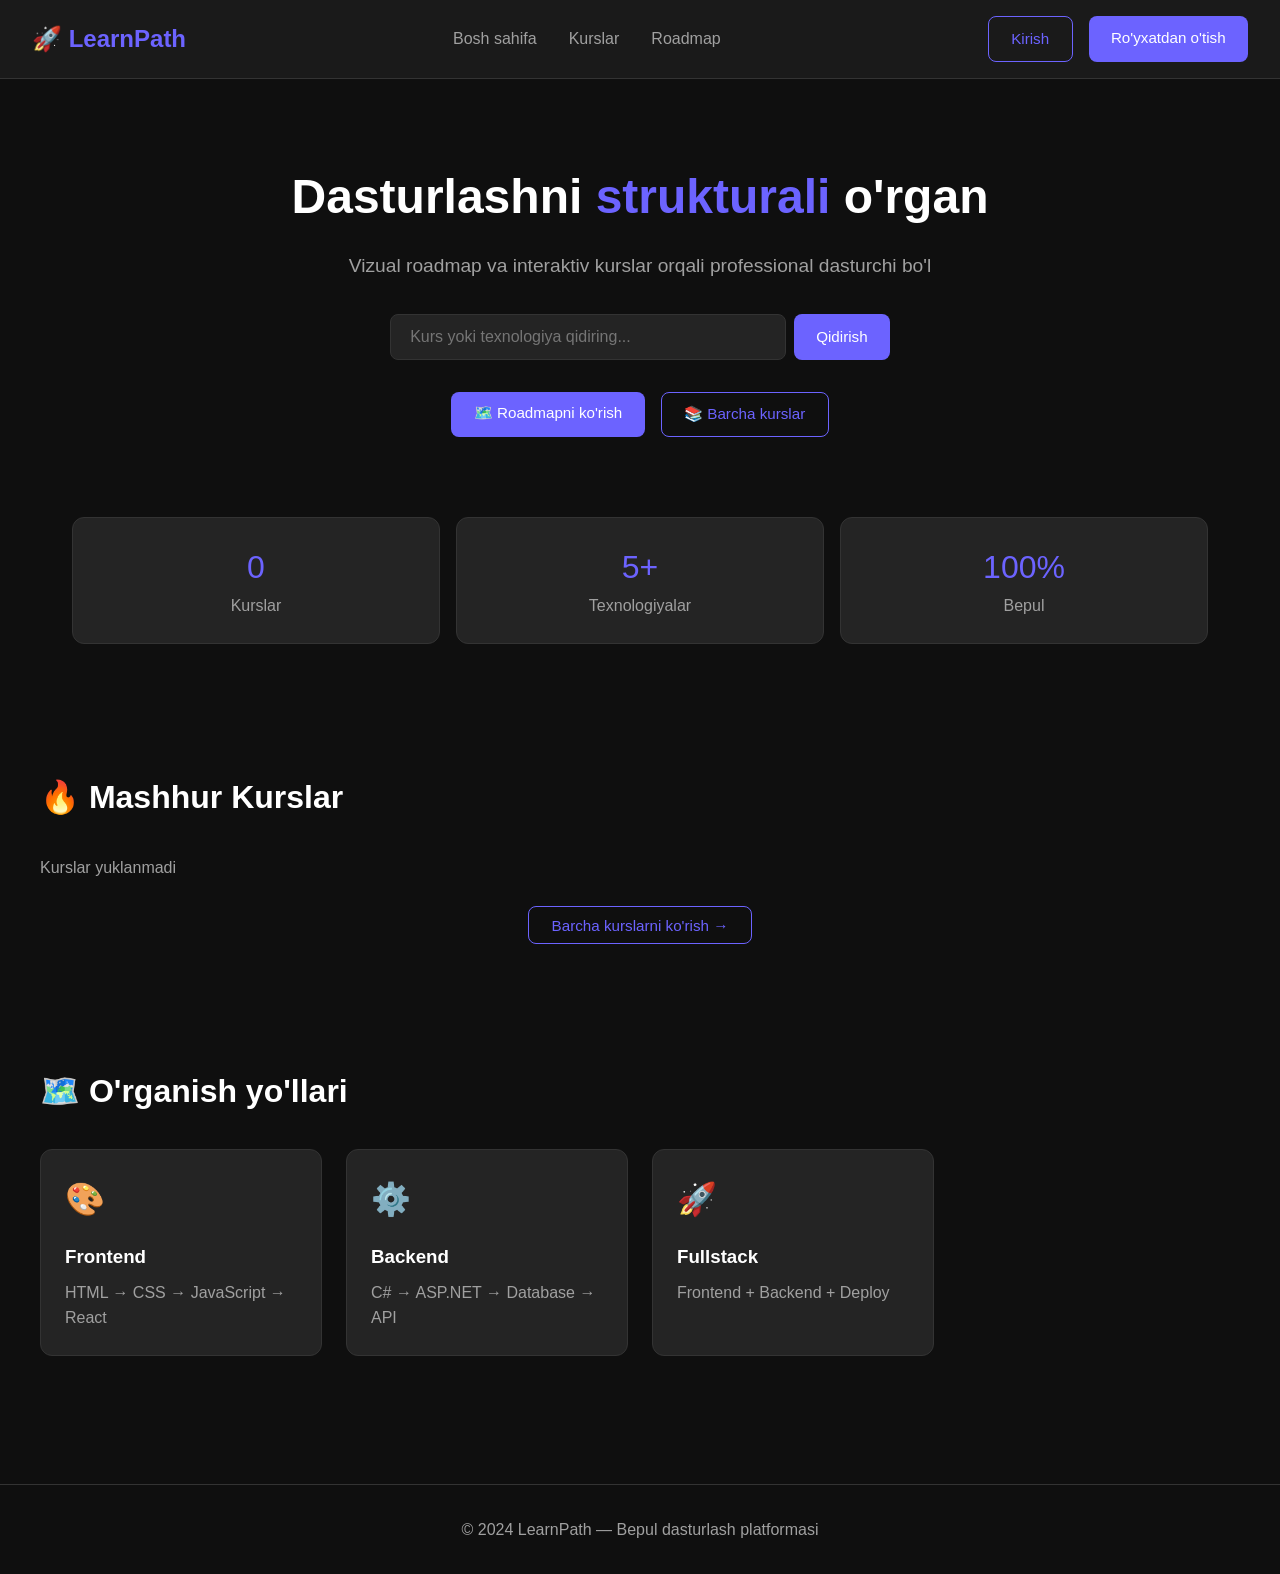
<file: index.html>
<!DOCTYPE html>
<html lang="uz">
<head>
  <meta charset="UTF-8" />
  <meta name="viewport" content="width=device-width, initial-scale=1.0"/>
  <title>LearnPath — Dasturlashni o'rgan</title>
  <link rel="stylesheet" href="css/style.css"/>
</head>
<body>

  <!-- NAVBAR -->
  <nav class="navbar">
    <div class="navbar-logo">🚀 LearnPath</div>
    <ul class="navbar-links">
      <li><a href="index.html">Bosh sahifa</a></li>
      <li><a href="pages/courses.html">Kurslar</a></li>
      <li><a href="pages/roadmap.html">Roadmap</a></li>
    </ul>
    <div class="navbar-actions" id="navActions">
      <a href="pages/login.html" class="btn btn-outline">Kirish</a>
      <a href="pages/register.html" class="btn btn-primary">Ro'yxatdan o'tish</a>
    </div>
  </nav>

  <!-- HERO -->
  <section class="hero">
    <h1>Dasturlashni <span>strukturali</span> o'rgan</h1>
    <p>Vizual roadmap va interaktiv kurslar orqali professional dasturchi bo'l</p>
    <div class="search-bar">
      <input type="text" id="searchInput" placeholder="Kurs yoki texnologiya qidiring..."/>
      <button class="btn btn-primary" onclick="searchCourses()">Qidirish</button>
    </div>
    <div style="display:flex; gap:1rem; justify-content:center; flex-wrap:wrap;">
      <a href="pages/roadmap.html" class="btn btn-primary">🗺️ Roadmapni ko'rish</a>
      <a href="pages/courses.html" class="btn btn-outline">📚 Barcha kurslar</a>
    </div>
  </section>

  <!-- STATS -->
  <section class="container">
    <div style="display:grid; grid-template-columns:repeat(3,1fr); gap:1rem; text-align:center; margin-bottom:4rem;">
      <div class="card">
        <div style="font-size:2rem; color:var(--accent);" id="totalCourses">0</div>
        <div style="color:var(--text-secondary);">Kurslar</div>
      </div>
      <div class="card">
        <div style="font-size:2rem; color:var(--accent);">5+</div>
        <div style="color:var(--text-secondary);">Texnologiyalar</div>
      </div>
      <div class="card">
        <div style="font-size:2rem; color:var(--accent);">100%</div>
        <div style="color:var(--text-secondary);">Bepul</div>
      </div>
    </div>
  </section>

  <!-- POPULAR COURSES -->
  <section class="container section">
    <h2 class="section-title">🔥 Mashhur Kurslar</h2>
    <div class="grid" id="popularCourses">
      <div style="color:var(--text-secondary);">Yuklanmoqda...</div>
    </div>
    <div style="text-align:center; margin-top:2rem;">
      <a href="pages/courses.html" class="btn btn-outline">Barcha kurslarni ko'rish →</a>
    </div>
  </section>

  <!-- ROADMAP PREVIEW -->
  <section class="container section">
    <h2 class="section-title">🗺️ O'rganish yo'llari</h2>
    <div class="grid">
      <div class="card" onclick="window.location.href='pages/roadmap.html?type=frontend'">
        <div style="font-size:2rem; margin-bottom:1rem;">🎨</div>
        <h3>Frontend</h3>
        <p style="color:var(--text-secondary); margin-top:0.5rem;">HTML → CSS → JavaScript → React</p>
      </div>
      <div class="card" onclick="window.location.href='pages/roadmap.html?type=backend'">
        <div style="font-size:2rem; margin-bottom:1rem;">⚙️</div>
        <h3>Backend</h3>
        <p style="color:var(--text-secondary); margin-top:0.5rem;">C# → ASP.NET → Database → API</p>
      </div>
      <div class="card" onclick="window.location.href='pages/roadmap.html?type=fullstack'">
        <div style="font-size:2rem; margin-bottom:1rem;">🚀</div>
        <h3>Fullstack</h3>
        <p style="color:var(--text-secondary); margin-top:0.5rem;">Frontend + Backend + Deploy</p>
      </div>
    </div>
  </section>

  <footer>
    <p>© 2024 LearnPath — Bepul dasturlash platformasi</p>
  </footer>

  <script src="js/api.js"></script>
  <script>
    // Navbar: agar login bo'lgan bo'lsa
    const user = getUser();
    if (user) {
      document.getElementById('navActions').innerHTML = `
        <a href="pages/dashboard.html" class="btn btn-outline">Dashboard</a>
        <button class="btn btn-primary" onclick="logout()">Chiqish</button>
      `;
    }

    // Kurslarni yuklash
    async function loadCourses() {
      try {
        const courses = await Courses.getAll();
        document.getElementById('totalCourses').textContent = courses.length;

        const top = courses.slice(0, 3);
        document.getElementById('popularCourses').innerHTML = top.map(c => `
          <div class="card" onclick="window.location.href='pages/course-detail.html?id=${c.id}'">
            <div style="display:flex; justify-content:space-between; align-items:start; margin-bottom:1rem;">
              <span class="badge badge-${c.level?.toLowerCase()}">${c.level}</span>
              <span class="stars">★ ${c.rating?.toFixed(1) || '0.0'}</span>
            </div>
            <h3 style="margin-bottom:0.5rem;">${c.title}</h3>
            <p style="color:var(--text-secondary); font-size:0.9rem; margin-bottom:1rem;">${c.description?.slice(0, 80)}...</p>
            <div style="display:flex; justify-content:space-between; align-items:center;">
              <span style="color:var(--accent); font-size:0.9rem;">${c.technology}</span>
              <span style="color:var(--text-secondary); font-size:0.85rem;">${c.lessonCount} dars</span>
            </div>
          </div>
        `).join('');
      } catch (e) {
        document.getElementById('popularCourses').innerHTML =
          '<p style="color:var(--text-secondary);">Kurslar yuklanmadi</p>';
      }
    }

    function searchCourses() {
      const q = document.getElementById('searchInput').value;
      if (q) window.location.href = `pages/courses.html?search=${q}`;
    }

    document.getElementById('searchInput').addEventListener('keypress', (e) => {
      if (e.key === 'Enter') searchCourses();
    });

    loadCourses();
  </script>
</body>
</html>
</file>
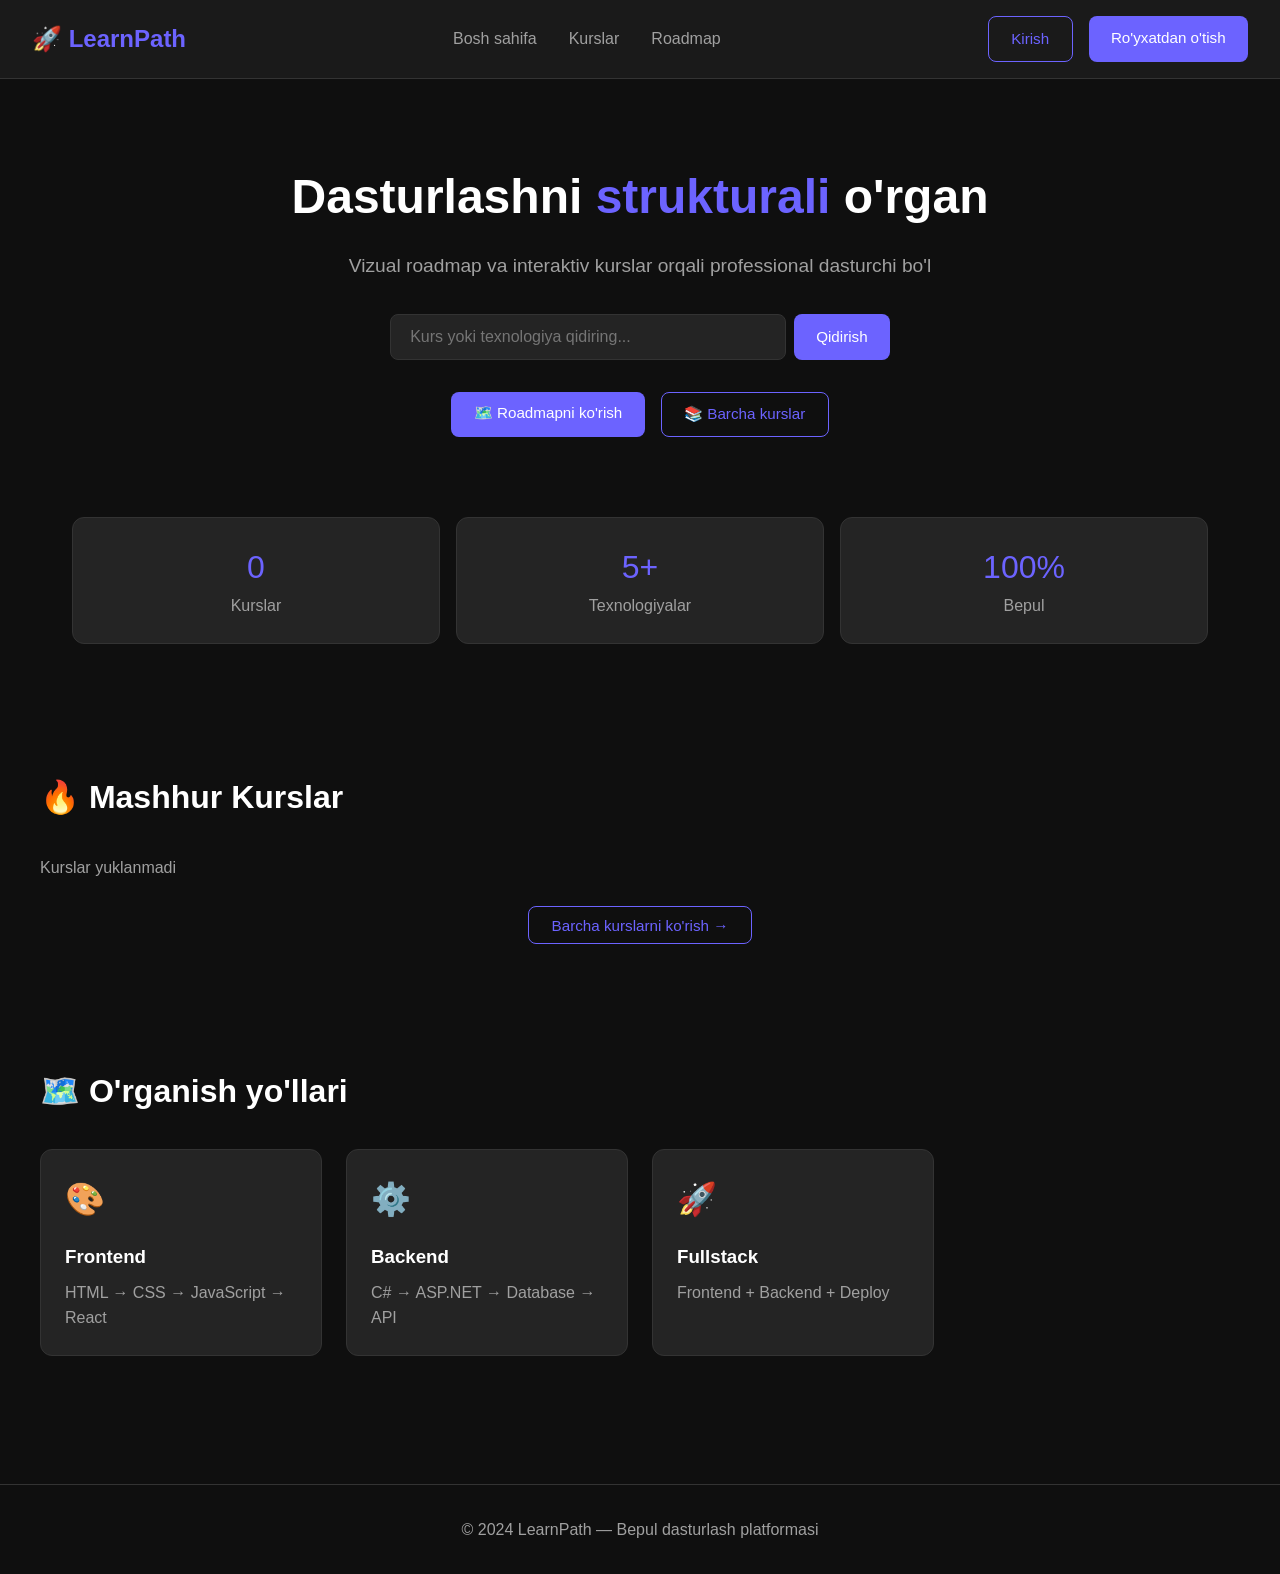
<file: pages/admin.html>
<!DOCTYPE html>
<html lang="uz">
<head>
  <meta charset="UTF-8"/>
  <meta name="viewport" content="width=device-width, initial-scale=1.0"/>
  <title>Admin Panel — LearnPath</title>
  <link rel="stylesheet" href="../css/style.css"/>
  <style>
    .admin-layout {
      display: grid;
      grid-template-columns: 240px 1fr;
      min-height: calc(100vh - 64px);
    }
    .admin-sidebar {
      background: var(--bg-secondary);
      border-right: 1px solid var(--border);
      padding: 1.5rem;
    }
    .admin-menu-item {
      display: flex;
      align-items: center;
      gap: 0.8rem;
      padding: 0.8rem 1rem;
      border-radius: 8px;
      cursor: pointer;
      transition: all 0.2s;
      margin-bottom: 0.3rem;
      color: var(--text-secondary);
    }
    .admin-menu-item:hover { background: var(--bg-card); color: var(--text-primary); }
    .admin-menu-item.active { background: var(--accent); color: white; }
    .admin-content { padding: 2rem; }
    .admin-section { display: none; }
    .admin-section.active { display: block; }
    .stat-grid {
      display: grid;
      grid-template-columns: repeat(4,1fr);
      gap: 1rem;
      margin-bottom: 2rem;
    }
    .stat-box {
      background: var(--bg-card);
      border: 1px solid var(--border);
      border-radius: 12px;
      padding: 1.5rem;
      text-align: center;
    }
    .stat-box .num { font-size: 2rem; font-weight: 800; color: var(--accent); }
    .stat-box .lbl { color: var(--text-secondary); font-size: 0.9rem; }
    table {
      width: 100%;
      border-collapse: collapse;
      background: var(--bg-card);
      border-radius: 12px;
      overflow: hidden;
    }
    th {
      background: var(--bg-secondary);
      padding: 1rem;
      text-align: left;
      color: var(--text-secondary);
      font-size: 0.85rem;
      text-transform: uppercase;
    }
    td { padding: 1rem; border-top: 1px solid var(--border); }
    tr:hover td { background: rgba(108,99,255,0.05); }
    .modal-overlay {
      position: fixed; inset: 0;
      background: rgba(0,0,0,0.7);
      display: none;
      align-items: center;
      justify-content: center;
      z-index: 1000;
    }
    .modal-overlay.show { display: flex; }
    .modal {
      background: var(--bg-card);
      border: 1px solid var(--border);
      border-radius: 16px;
      padding: 2rem;
      width: 100%;
      max-width: 500px;
    }
    .modal h3 { margin-bottom: 1.5rem; }
    .form-group { margin-bottom: 1rem; }
    .form-group label { display:block; margin-bottom:0.4rem; color:var(--text-secondary); font-size:0.9rem; }
    .form-group input, .form-group select, .form-group textarea {
      width: 100%;
      padding: 0.8rem;
      border-radius: 8px;
      border: 1px solid var(--border);
      background: var(--bg-secondary);
      color: var(--text-primary);
      font-size: 0.95rem;
    }
    .form-group textarea { height: 100px; resize: vertical; }
    .modal-actions { display:flex; gap:1rem; margin-top:1.5rem; }
    .btn-danger { background: var(--danger); color: white; border:none; }
  </style>
</head>
<body>

  <nav class="navbar">
    <a href="../index.html" class="navbar-logo">🚀 LearnPath</a>
    <div style="color:var(--accent); font-weight:600;">⚙️ Admin Panel</div>
    <div class="navbar-actions">
      <button class="btn btn-primary" onclick="logout()">Chiqish</button>
    </div>
  </nav>

  <div class="admin-layout">

    <!-- SIDEBAR -->
    <div class="admin-sidebar">
      <div class="admin-menu-item active" onclick="showSection('dashboard')">
        📊 Dashboard
      </div>
      <div class="admin-menu-item" onclick="showSection('courses')">
        📚 Kurslar
      </div>
      <div class="admin-menu-item" onclick="showSection('lessons')">
        📖 Darslar
      </div>
      <div class="admin-menu-item" onclick="showSection('users')">
        👥 Foydalanuvchilar
      </div>
    </div>

    <!-- MAIN -->
    <div class="admin-content">

      <!-- DASHBOARD -->
      <div class="admin-section active" id="section-dashboard">
        <h2 style="margin-bottom:1.5rem;">📊 Umumiy statistika</h2>
        <div class="stat-grid">
          <div class="stat-box">
            <div class="num" id="statCourses">-</div>
            <div class="lbl">Kurslar</div>
          </div>
          <div class="stat-box">
            <div class="num" id="statLessons">-</div>
            <div class="lbl">Darslar</div>
          </div>
          <div class="stat-box">
            <div class="num">🟢</div>
            <div class="lbl">Backend online</div>
          </div>
          <div class="stat-box">
            <div class="num">100%</div>
            <div class="lbl">Bepul</div>
          </div>
        </div>

        <h3 style="margin-bottom:1rem;">🔥 Barcha kurslar</h3>
        <table id="dashCourseTable">
          <thead>
            <tr>
              <th>ID</th><th>Nomi</th><th>Texnologiya</th><th>Daraja</th><th>Reyting</th>
            </tr>
          </thead>
          <tbody id="dashCourseBody"></tbody>
        </table>
      </div>

      <!-- COURSES -->
      <div class="admin-section" id="section-courses">
        <div style="display:flex; justify-content:space-between; align-items:center; margin-bottom:1.5rem;">
          <h2>📚 Kurslarni boshqarish</h2>
          <button class="btn btn-primary" onclick="openCourseModal()">+ Kurs qo'shish</button>
        </div>
        <table>
          <thead>
            <tr><th>ID</th><th>Nomi</th><th>Texnologiya</th><th>Daraja</th><th>Reyting</th><th>Amallar</th></tr>
          </thead>
          <tbody id="coursesTableBody"></tbody>
        </table>
      </div>

      <!-- LESSONS -->
      <div class="admin-section" id="section-lessons">
        <div style="display:flex; justify-content:space-between; align-items:center; margin-bottom:1.5rem;">
          <h2>📖 Darslarni boshqarish</h2>
          <button class="btn btn-primary" onclick="openLessonModal()">+ Dars qo'shish</button>
        </div>
        <div style="margin-bottom:1rem;">
          <select id="lessonCourseFilter" class="filter-select"
            style="padding:0.6rem 1rem; border-radius:8px; border:1px solid var(--border); background:var(--bg-card); color:var(--text-primary);"
            onchange="loadLessonsTable()">
            <option value="">Kurs tanlang</option>
          </select>
        </div>
        <table>
          <thead>
            <tr><th>#</th><th>Nomi</th><th>Kurs</th><th>Video</th><th>Amallar</th></tr>
          </thead>
          <tbody id="lessonsTableBody"></tbody>
        </table>
      </div>

      <!-- USERS -->
      <div class="admin-section" id="section-users">
        <h2 style="margin-bottom:1.5rem;">👥 Foydalanuvchilar</h2>
        <p style="color:var(--text-secondary);">Foydalanuvchilar ro'yxati (API orqali kengaytiriladi)</p>
      </div>

    </div>
  </div>

  <!-- COURSE MODAL -->
  <div class="modal-overlay" id="courseModal">
    <div class="modal">
      <h3 id="courseModalTitle">Kurs qo'shish</h3>
      <input type="hidden" id="courseId"/>
      <div class="form-group">
        <label>Nomi</label>
        <input type="text" id="courseTitle" placeholder="Kurs nomi"/>
      </div>
      <div class="form-group">
        <label>Tavsif</label>
        <textarea id="courseDesc" placeholder="Kurs haqida..."></textarea>
      </div>
      <div class="form-group">
        <label>Texnologiya</label>
        <input type="text" id="courseTech" placeholder="HTML, CSS, JavaScript..."/>
      </div>
      <div class="form-group">
        <label>Daraja</label>
        <select id="courseLevel">
          <option value="beginner">Boshlang'ich</option>
          <option value="intermediate">O'rta</option>
          <option value="advanced">Yuqori</option>
        </select>
      </div>
      <div class="modal-actions">
        <button class="btn btn-primary" onclick="saveCourse()">Saqlash</button>
        <button class="btn btn-outline" onclick="closeModal('courseModal')">Bekor qilish</button>
      </div>
    </div>
  </div>

  <!-- LESSON MODAL -->
  <div class="modal-overlay" id="lessonModal">
    <div class="modal">
      <h3>Dars qo'shish</h3>
      <div class="form-group">
        <label>Kurs</label>
        <select id="lessonCourseId"></select>
      </div>
      <div class="form-group">
        <label>Dars nomi</label>
        <input type="text" id="lessonTitle" placeholder="Dars nomi"/>
      </div>
      <div class="form-group">
        <label>Kontent</label>
        <textarea id="lessonContent" placeholder="Dars matni..."></textarea>
      </div>
      <div class="form-group">
        <label>Video URL (ixtiyoriy)</label>
        <input type="text" id="lessonVideo" placeholder="https://youtube.com/..."/>
      </div>
      <div class="form-group">
        <label>Tartib raqami</label>
        <input type="number" id="lessonOrder" placeholder="1" value="1"/>
      </div>
      <div class="modal-actions">
        <button class="btn btn-primary" onclick="saveLesson()">Saqlash</button>
        <button class="btn btn-outline" onclick="closeModal('lessonModal')">Bekor qilish</button>
      </div>
    </div>
  </div>

  <script src="../js/api.js"></script>
  <script>
    // Admin tekshirish
    const user = getUser();
    if (!user || user.role !== 'admin') {
      alert('Admin huquqi kerak!');
      window.location.href = '../index.html';
    }

    let allCourses = [];

    async function loadAll() {
      try {
        allCourses = await Courses.getAll();

        // Stats
        document.getElementById('statCourses').textContent = allCourses.length;
        const totalLessons = allCourses.reduce((s, c) => s + (c.lessonCount || 0), 0);
        document.getElementById('statLessons').textContent = totalLessons;

        // Dashboard table
        document.getElementById('dashCourseBody').innerHTML = allCourses.map(c => `
          <tr>
            <td>${c.id}</td>
            <td>${c.title}</td>
            <td><span style="color:var(--accent)">${c.technology}</span></td>
            <td><span class="badge badge-${c.level?.toLowerCase()}">${c.level}</span></td>
            <td class="stars">★ ${c.rating?.toFixed(1)}</td>
          </tr>
        `).join('');

        // Courses table
        document.getElementById('coursesTableBody').innerHTML = allCourses.map(c => `
          <tr>
            <td>${c.id}</td>
            <td>${c.title}</td>
            <td><span style="color:var(--accent)">${c.technology}</span></td>
            <td><span class="badge badge-${c.level?.toLowerCase()}">${c.level}</span></td>
            <td class="stars">★ ${c.rating?.toFixed(1)}</td>
            <td>
              <button class="btn btn-outline" style="padding:0.3rem 0.8rem; font-size:0.8rem;"
                onclick="editCourse(${c.id})">✏️</button>
              <button class="btn btn-danger" style="padding:0.3rem 0.8rem; font-size:0.8rem; border-radius:8px; cursor:pointer;"
                onclick="deleteCourse(${c.id})">🗑️</button>
            </td>
          </tr>
        `).join('');

        // Lesson course selects
        const options = allCourses.map(c =>
          `<option value="${c.id}">${c.title}</option>`).join('');
        document.getElementById('lessonCourseFilter').innerHTML =
          '<option value="">Kurs tanlang</option>' + options;
        document.getElementById('lessonCourseId').innerHTML = options;

      } catch(e) {
        alert('Ma\'lumot yuklanmadi: ' + e.message);
      }
    }

    async function loadLessonsTable() {
      const courseId = document.getElementById('lessonCourseFilter').value;
      if (!courseId) return;
      try {
        const lessons = await Lessons.getByCourse(courseId);
        const course = allCourses.find(c => c.id == courseId);
        document.getElementById('lessonsTableBody').innerHTML = lessons.map(l => `
          <tr>
            <td>${l.orderNumber}</td>
            <td>${l.title}</td>
            <td>${course?.title}</td>
            <td>${l.videoUrl ? '🎥 Ha' : '—'}</td>
            <td>
              <button class="btn btn-danger" style="padding:0.3rem 0.8rem; font-size:0.8rem; border-radius:8px; cursor:pointer;"
                onclick="deleteLesson(${l.id})">🗑️</button>
            </td>
          </tr>
        `).join('');
      } catch(e) {}
    }

    function showSection(name) {
      document.querySelectorAll('.admin-section').forEach(s => s.classList.remove('active'));
      document.querySelectorAll('.admin-menu-item').forEach(m => m.classList.remove('active'));
      document.getElementById('section-' + name).classList.add('active');
      event.target.classList.add('active');
    }

    function openCourseModal(course = null) {
      document.getElementById('courseModalTitle').textContent =
        course ? 'Kursni tahrirlash' : 'Kurs qo\'shish';
      document.getElementById('courseId').value = course?.id || '';
      document.getElementById('courseTitle').value = course?.title || '';
      document.getElementById('courseDesc').value = course?.description || '';
      document.getElementById('courseTech').value = course?.technology || '';
      document.getElementById('courseLevel').value = course?.level || 'beginner';
      document.getElementById('courseModal').classList.add('show');
    }

    function editCourse(id) {
      const course = allCourses.find(c => c.id === id);
      if (course) openCourseModal(course);
    }

    async function saveCourse() {
      const id = document.getElementById('courseId').value;
      const dto = {
        title: document.getElementById('courseTitle').value,
        description: document.getElementById('courseDesc').value,
        technology: document.getElementById('courseTech').value,
        level: document.getElementById('courseLevel').value,
      };
      try {
        if (id) await Courses.update(id, dto);
        else await Courses.create(dto);
        closeModal('courseModal');
        await loadAll();
        alert('✅ Saqlandi!');
      } catch(e) { alert('Xato: ' + e.message); }
    }

    async function deleteCourse(id) {
      if (!confirm('Kursni o\'chirishni tasdiqlaysizmi?')) return;
      try {
        await Courses.delete(id);
        await loadAll();
        alert('✅ O\'chirildi!');
      } catch(e) { alert('Xato: ' + e.message); }
    }

    function openLessonModal() {
      document.getElementById('lessonModal').classList.add('show');
    }

    async function saveLesson() {
      const dto = {
        courseId: parseInt(document.getElementById('lessonCourseId').value),
        title: document.getElementById('lessonTitle').value,
        content: document.getElementById('lessonContent').value,
        videoUrl: document.getElementById('lessonVideo').value || null,
        orderNumber: parseInt(document.getElementById('lessonOrder').value),
      };
      try {
        await Lessons.create(dto);
        closeModal('lessonModal');
        await loadAll();
        alert('✅ Dars qo\'shildi!');
      } catch(e) { alert('Xato: ' + e.message); }
    }

    async function deleteLesson(id) {
      if (!confirm('Darsni o\'chirishni tasdiqlaysizmi?')) return;
      try {
        await Lessons.delete(id);
        loadLessonsTable();
        alert('✅ O\'chirildi!');
      } catch(e) { alert('Xato: ' + e.message); }
    }

    function closeModal(id) {
      document.getElementById(id).classList.remove('show');
    }

    loadAll();
  </script>
</body>
</html>
</file>
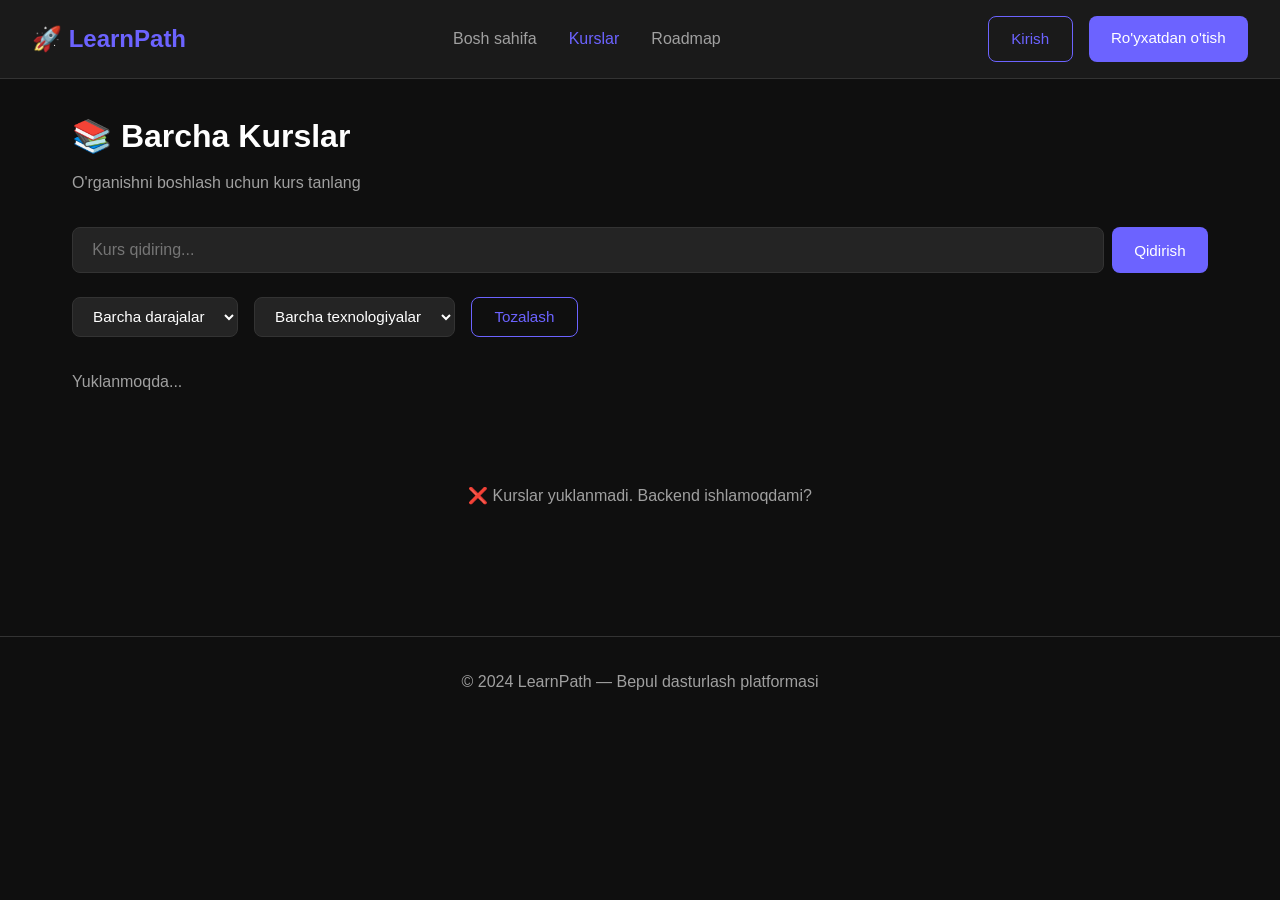
<file: pages/course-detail.html>
<!DOCTYPE html>
<html lang="uz">
<head>
  <meta charset="UTF-8"/>
  <meta name="viewport" content="width=device-width, initial-scale=1.0"/>
  <title>Kurs — LearnPath</title>
  <link rel="stylesheet" href="../css/style.css"/>
  <style>
    .course-hero {
      background: var(--bg-secondary);
      border-bottom: 1px solid var(--border);
      padding: 3rem 0;
      margin-bottom: 3rem;
    }
    .course-hero h1 { font-size: 2.2rem; margin-bottom: 1rem; }
    .course-meta {
      display: flex;
      gap: 1.5rem;
      flex-wrap: wrap;
      margin-bottom: 1.5rem;
      color: var(--text-secondary);
    }
    .course-meta span { display: flex; align-items: center; gap: 0.4rem; }
    .lessons-list { display: flex; flex-direction: column; gap: 0.8rem; }
    .lesson-item {
      background: var(--bg-card);
      border: 1px solid var(--border);
      border-radius: 10px;
      padding: 1.2rem 1.5rem;
      display: flex;
      align-items: center;
      gap: 1rem;
      cursor: pointer;
      transition: all 0.2s;
    }
    .lesson-item:hover { border-color: var(--accent); }
    .lesson-item.completed { border-color: var(--success); opacity: 0.8; }
    .lesson-number {
      width: 36px;
      height: 36px;
      border-radius: 50%;
      background: var(--bg-secondary);
      display: flex;
      align-items: center;
      justify-content: center;
      font-weight: 700;
      color: var(--accent);
      flex-shrink: 0;
    }
    .lesson-info { flex: 1; }
    .lesson-title { font-weight: 600; margin-bottom: 0.2rem; }
    .lesson-meta { font-size: 0.85rem; color: var(--text-secondary); }
    .rating-stars {
      display: flex;
      gap: 0.5rem;
      margin: 1rem 0;
    }
    .star-btn {
      font-size: 2rem;
      cursor: pointer;
      color: var(--border);
      transition: color 0.2s;
      background: none;
      border: none;
    }
    .star-btn:hover, .star-btn.active { color: #ffc107; }
    .sidebar {
      background: var(--bg-card);
      border: 1px solid var(--border);
      border-radius: 12px;
      padding: 1.5rem;
      position: sticky;
      top: 80px;
    }
    .progress-bar {
      background: var(--border);
      border-radius: 99px;
      height: 8px;
      margin: 0.5rem 0 1rem;
      overflow: hidden;
    }
    .progress-fill {
      background: var(--accent);
      height: 100%;
      border-radius: 99px;
      transition: width 0.3s;
    }
    .two-col {
      display: grid;
      grid-template-columns: 1fr 320px;
      gap: 2rem;
      align-items: start;
    }
    @media(max-width:900px) {
      .two-col { grid-template-columns: 1fr; }
    }
  </style>
</head>
<body>

  <nav class="navbar">
    <a href="../index.html" class="navbar-logo">🚀 LearnPath</a>
    <ul class="navbar-links">
      <li><a href="../index.html">Bosh sahifa</a></li>
      <li><a href="courses.html">Kurslar</a></li>
      <li><a href="roadmap.html">Roadmap</a></li>
    </ul>
    <div class="navbar-actions" id="navActions"></div>
  </nav>

  <!-- COURSE HERO -->
  <div class="course-hero" id="courseHero">
    <div class="container">
      <div style="color:var(--text-secondary); margin-bottom:0.5rem;">
        <a href="courses.html" style="color:var(--accent);">← Kurslarga qaytish</a>
      </div>
      <div id="heroContent">⏳ Yuklanmoqda...</div>
    </div>
  </div>

  <div class="container">
    <div class="two-col">

      <!-- LESSONS -->
      <div>
        <h2 style="margin-bottom:1.5rem;">📖 Darslar</h2>
        <div class="lessons-list" id="lessonsList">
          <div style="color:var(--text-secondary);">⏳ Yuklanmoqda...</div>
        </div>
      </div>

      <!-- SIDEBAR -->
      <div class="sidebar">
        <h3 style="margin-bottom:1rem;">📊 Progress</h3>
        <div id="progressSection">
          <p style="color:var(--text-secondary); font-size:0.9rem;">
            Progress kuzatish uchun tizimga kiring
          </p>
          <a href="login.html" class="btn btn-primary" style="width:100%; margin-top:1rem; display:block; text-align:center;">
            Kirish
          </a>
        </div>

        <hr style="border-color:var(--border); margin:1.5rem 0;"/>

        <h3 style="margin-bottom:1rem;">⭐ Baho berish</h3>
        <div id="ratingSection">
          <p style="color:var(--text-secondary); font-size:0.9rem;">Baho berish uchun kiring</p>
        </div>
      </div>

    </div>
  </div>

  <footer style="margin-top:4rem;">
    <p>© 2024 LearnPath</p>
  </footer>

  <script src="../js/api.js"></script>
  <script>
    const user = getUser();
    document.getElementById('navActions').innerHTML = user
      ? `<a href="dashboard.html" class="btn btn-outline">Dashboard</a>
         <button class="btn btn-primary" onclick="logout()">Chiqish</button>`
      : `<a href="login.html" class="btn btn-outline">Kirish</a>
         <a href="register.html" class="btn btn-primary">Ro'yxatdan o'tish</a>`;

    const urlParams = new URLSearchParams(window.location.search);
    const courseId = urlParams.get('id');

    if (!courseId) window.location.href = 'courses.html';

    let courseData = null;
    let userProgress = [];

    async function loadCourse() {
      try {
        courseData = await Courses.getById(courseId);

        // Hero
        document.getElementById('heroContent').innerHTML = `
          <h1>${courseData.title}</h1>
          <div class="course-meta">
            <span>🏷️ ${courseData.technology}</span>
            <span class="badge badge-${courseData.level?.toLowerCase()}">${courseData.level}</span>
            <span class="stars">★ ${courseData.rating?.toFixed(1) || '0.0'}</span>
            <span>📖 ${courseData.lessons?.length || 0} ta dars</span>
          </div>
          <p style="color:var(--text-secondary); max-width:600px;">${courseData.description}</p>
        `;

        // Lessons
        if (courseData.lessons && courseData.lessons.length > 0) {
          renderLessons(courseData.lessons);
        } else {
          document.getElementById('lessonsList').innerHTML =
            '<p style="color:var(--text-secondary);">Hali darslar qo\'shilmagan</p>';
        }

        // Progress (agar login bo'lsa)
        if (user) {
          await loadProgress();
          renderRating();
        }

      } catch (e) {
        document.getElementById('heroContent').innerHTML =
          '<p style="color:var(--danger);">Kurs topilmadi</p>';
      }
    }

    function renderLessons(lessons) {
      document.getElementById('lessonsList').innerHTML = lessons.map((l, i) => {
        const completed = userProgress.some(p => p.lessonId === l.id && p.completed);
        return `
          <div class="lesson-item ${completed ? 'completed' : ''}"
               onclick="openLesson(${l.id}, ${courseData.id})">
            <div class="lesson-number">${completed ? '✓' : i + 1}</div>
            <div class="lesson-info">
              <div class="lesson-title">${l.title}</div>
              ${l.videoUrl ? '<div class="lesson-meta">🎥 Video dars</div>' : ''}
            </div>
            <span style="color:var(--text-secondary);">→</span>
          </div>
        `;
      }).join('');
    }

    async function loadProgress() {
      try {
        const progress = await Progress.getUser();
        userProgress = progress.flatMap(p =>
          p.completedLessons > 0 ? [{ courseId: courseData.id, completed: true }] : []
        );

        const total = courseData.lessons?.length || 0;
        const completed = userProgress.filter(p => p.completed).length;
        const percent = total > 0 ? Math.round((completed / total) * 100) : 0;

        document.getElementById('progressSection').innerHTML = `
          <div style="display:flex; justify-content:space-between; margin-bottom:0.3rem;">
            <span style="font-size:0.9rem; color:var(--text-secondary);">Bajarildi</span>
            <span style="font-weight:700;">${percent}%</span>
          </div>
          <div class="progress-bar">
            <div class="progress-fill" style="width:${percent}%"></div>
          </div>
          <p style="font-size:0.85rem; color:var(--text-secondary);">
            ${completed} / ${total} dars bajarildi
          </p>
        `;
      } catch (e) {}
    }

    function renderRating() {
      document.getElementById('ratingSection').innerHTML = `
        <p style="font-size:0.9rem; color:var(--text-secondary); margin-bottom:0.5rem;">
          Kursni baholang:
        </p>
        <div class="rating-stars" id="ratingStars">
          ${[1,2,3,4,5].map(i =>
            `<button class="star-btn" onclick="submitRating(${i})" id="star${i}">★</button>`
          ).join('')}
        </div>
      `;
    }

    async function submitRating(rating) {
      try {
        await Courses.rate(courseId, rating);
        for (let i = 1; i <= 5; i++) {
          document.getElementById(`star${i}`).classList.toggle('active', i <= rating);
        }
        alert('Bahoyingiz qabul qilindi! ⭐');
      } catch (e) {
        alert(e.message);
      }
    }

    function openLesson(lessonId, cId) {
      if (!user) {
        window.location.href = `login.html`;
        return;
      }
      window.location.href = `lesson.html?id=${lessonId}&courseId=${cId}`;
    }

    loadCourse();
  </script>
</body>
</html>
</file>
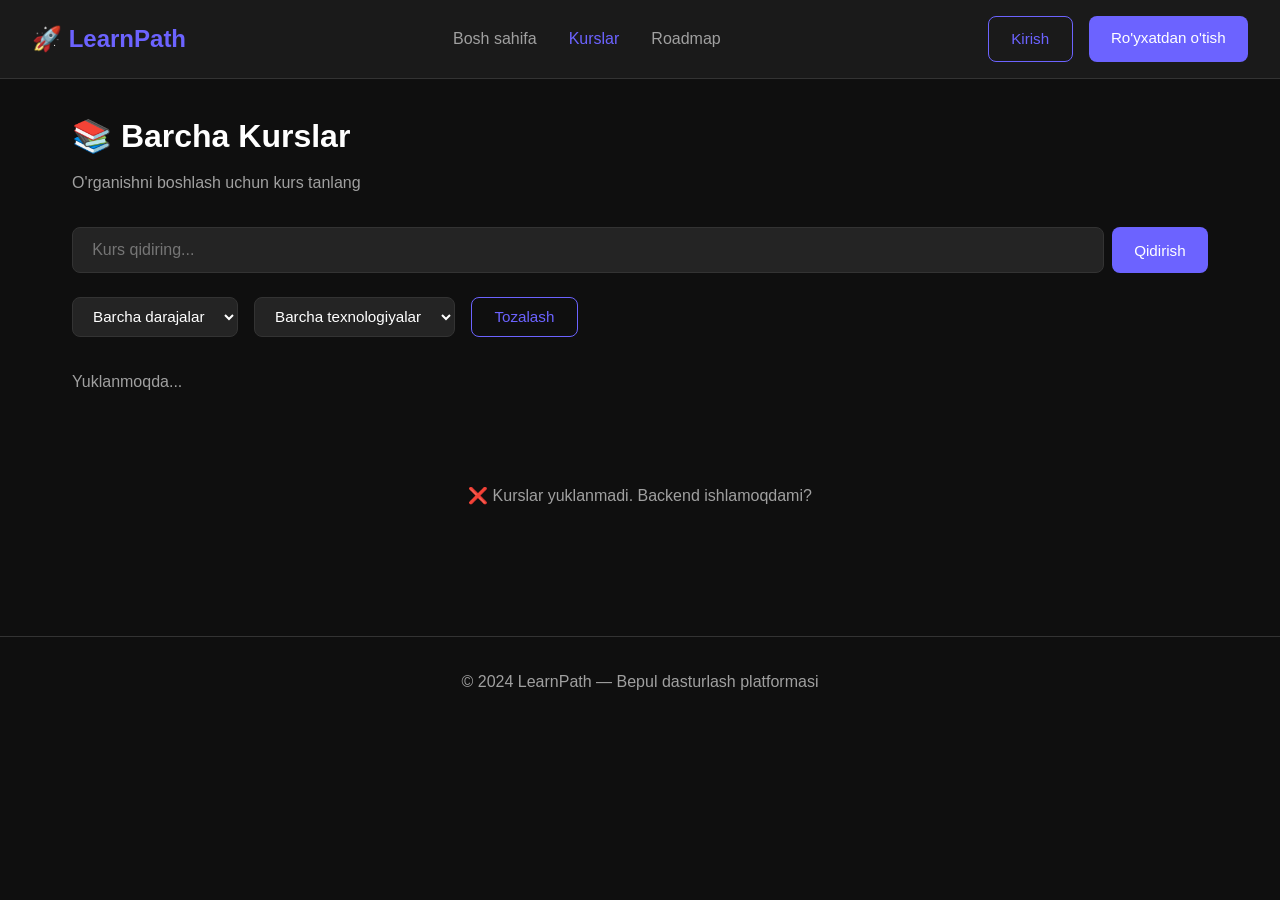
<file: pages/courses.html>
<!DOCTYPE html>
<html lang="uz">
<head>
  <meta charset="UTF-8"/>
  <meta name="viewport" content="width=device-width, initial-scale=1.0"/>
  <title>Kurslar — LearnPath</title>
  <link rel="stylesheet" href="../css/style.css"/>
  <style>
    .filters {
      display: flex;
      gap: 1rem;
      margin-bottom: 2rem;
      flex-wrap: wrap;
    }
    .filter-select {
      padding: 0.6rem 1rem;
      border-radius: 8px;
      border: 1px solid var(--border);
      background: var(--bg-card);
      color: var(--text-primary);
      font-size: 0.95rem;
      cursor: pointer;
    }
    .filter-select:focus { outline: none; border-color: var(--accent); }
    .courses-header {
      display: flex;
      justify-content: space-between;
      align-items: center;
      margin-bottom: 1.5rem;
    }
    .course-card {
      background: var(--bg-card);
      border: 1px solid var(--border);
      border-radius: 12px;
      padding: 1.5rem;
      cursor: pointer;
      transition: all 0.2s;
    }
    .course-card:hover {
      transform: translateY(-4px);
      border-color: var(--accent);
    }
    .course-tech {
      color: var(--accent);
      font-size: 0.85rem;
      font-weight: 600;
      margin-bottom: 0.5rem;
    }
    .course-title {
      font-size: 1.1rem;
      font-weight: 700;
      margin-bottom: 0.5rem;
    }
    .course-desc {
      color: var(--text-secondary);
      font-size: 0.9rem;
      margin-bottom: 1rem;
      display: -webkit-box;
      -webkit-line-clamp: 2;
      -webkit-box-orient: vertical;
      overflow: hidden;
    }
    .course-footer {
      display: flex;
      justify-content: space-between;
      align-items: center;
    }
    .no-courses {
      text-align: center;
      padding: 4rem;
      color: var(--text-secondary);
      grid-column: 1/-1;
    }
    .loading {
      text-align: center;
      padding: 4rem;
      color: var(--text-secondary);
      grid-column: 1/-1;
    }
  </style>
</head>
<body>

  <nav class="navbar">
    <a href="../index.html" class="navbar-logo">🚀 LearnPath</a>
    <ul class="navbar-links">
      <li><a href="../index.html">Bosh sahifa</a></li>
      <li><a href="courses.html" style="color:var(--accent);">Kurslar</a></li>
      <li><a href="roadmap.html">Roadmap</a></li>
    </ul>
    <div class="navbar-actions" id="navActions"></div>
  </nav>

  <div class="container" style="padding-top:2rem;">

    <h1 style="margin-bottom:0.5rem;">📚 Barcha Kurslar</h1>
    <p style="color:var(--text-secondary); margin-bottom:2rem;">
      O'rganishni boshlash uchun kurs tanlang
    </p>

    <!-- SEARCH & FILTERS -->
    <div class="search-bar" style="margin:0 0 1.5rem; max-width:100%;">
      <input type="text" id="searchInput" placeholder="Kurs qidiring..."/>
      <button class="btn btn-primary" onclick="applyFilters()">Qidirish</button>
    </div>

    <div class="filters">
      <select class="filter-select" id="levelFilter" onchange="applyFilters()">
        <option value="">Barcha darajalar</option>
        <option value="beginner">Boshlang'ich</option>
        <option value="intermediate">O'rta</option>
        <option value="advanced">Yuqori</option>
      </select>
      <select class="filter-select" id="techFilter" onchange="applyFilters()">
        <option value="">Barcha texnologiyalar</option>
        <option value="HTML">HTML</option>
        <option value="CSS">CSS</option>
        <option value="JavaScript">JavaScript</option>
        <option value="React">React</option>
        <option value="C#">C#</option>
        <option value="ASP.NET">ASP.NET</option>
        <option value="Python">Python</option>
      </select>
      <button class="btn btn-outline" onclick="resetFilters()">Tozalash</button>
    </div>

    <!-- COURSES COUNT -->
    <div class="courses-header">
      <span style="color:var(--text-secondary);" id="coursesCount">Yuklanmoqda...</span>
    </div>

    <!-- COURSES GRID -->
    <div class="grid" id="coursesGrid">
      <div class="loading">⏳ Yuklanmoqda...</div>
    </div>

  </div>

  <footer>
    <p>© 2024 LearnPath — Bepul dasturlash platformasi</p>
  </footer>

  <script src="../js/api.js"></script>
  <script>
    // Navbar
    const user = getUser();
    document.getElementById('navActions').innerHTML = user
      ? `<a href="dashboard.html" class="btn btn-outline">Dashboard</a>
         <button class="btn btn-primary" onclick="logout()">Chiqish</button>`
      : `<a href="login.html" class="btn btn-outline">Kirish</a>
         <a href="register.html" class="btn btn-primary">Ro'yxatdan o'tish</a>`;

    let allCourses = [];

    async function loadCourses() {
      try {
        allCourses = await Courses.getAll();
        renderCourses(allCourses);
      } catch (e) {
        document.getElementById('coursesGrid').innerHTML =
          '<div class="no-courses">❌ Kurslar yuklanmadi. Backend ishlamoqdami?</div>';
      }
    }

    function renderCourses(courses) {
      const grid = document.getElementById('coursesGrid');
      document.getElementById('coursesCount').textContent = `${courses.length} ta kurs topildi`;

      if (courses.length === 0) {
        grid.innerHTML = '<div class="no-courses">🔍 Kurs topilmadi</div>';
        return;
      }

      grid.innerHTML = courses.map(c => `
        <div class="course-card" onclick="window.location.href='course-detail.html?id=${c.id}'">
          <div class="course-tech">${c.technology}</div>
          <div class="course-title">${c.title}</div>
          <div class="course-desc">${c.description}</div>
          <div class="course-footer">
            <span class="badge badge-${c.level?.toLowerCase()}">${c.level}</span>
            <span class="stars">★ ${c.rating?.toFixed(1) || '0.0'}</span>
          </div>
          <div style="margin-top:0.8rem; color:var(--text-secondary); font-size:0.85rem;">
            📖 ${c.lessonCount || 0} ta dars
          </div>
        </div>
      `).join('');
    }

    function applyFilters() {
      const search = document.getElementById('searchInput').value.toLowerCase();
      const level = document.getElementById('levelFilter').value;
      const tech = document.getElementById('techFilter').value;

      const filtered = allCourses.filter(c => {
        const matchSearch = !search ||
          c.title.toLowerCase().includes(search) ||
          c.technology.toLowerCase().includes(search) ||
          c.description.toLowerCase().includes(search);
        const matchLevel = !level || c.level?.toLowerCase() === level;
        const matchTech = !tech || c.technology === tech;
        return matchSearch && matchLevel && matchTech;
      });

      renderCourses(filtered);
    }

    function resetFilters() {
      document.getElementById('searchInput').value = '';
      document.getElementById('levelFilter').value = '';
      document.getElementById('techFilter').value = '';
      renderCourses(allCourses);
    }

    // URL dan search parametrini olish
    const urlParams = new URLSearchParams(window.location.search);
    const searchParam = urlParams.get('search');
    if (searchParam) {
      document.getElementById('searchInput').value = searchParam;
    }

    loadCourses().then(() => {
      if (searchParam) applyFilters();
    });
  </script>
</body>
</html>
</file>
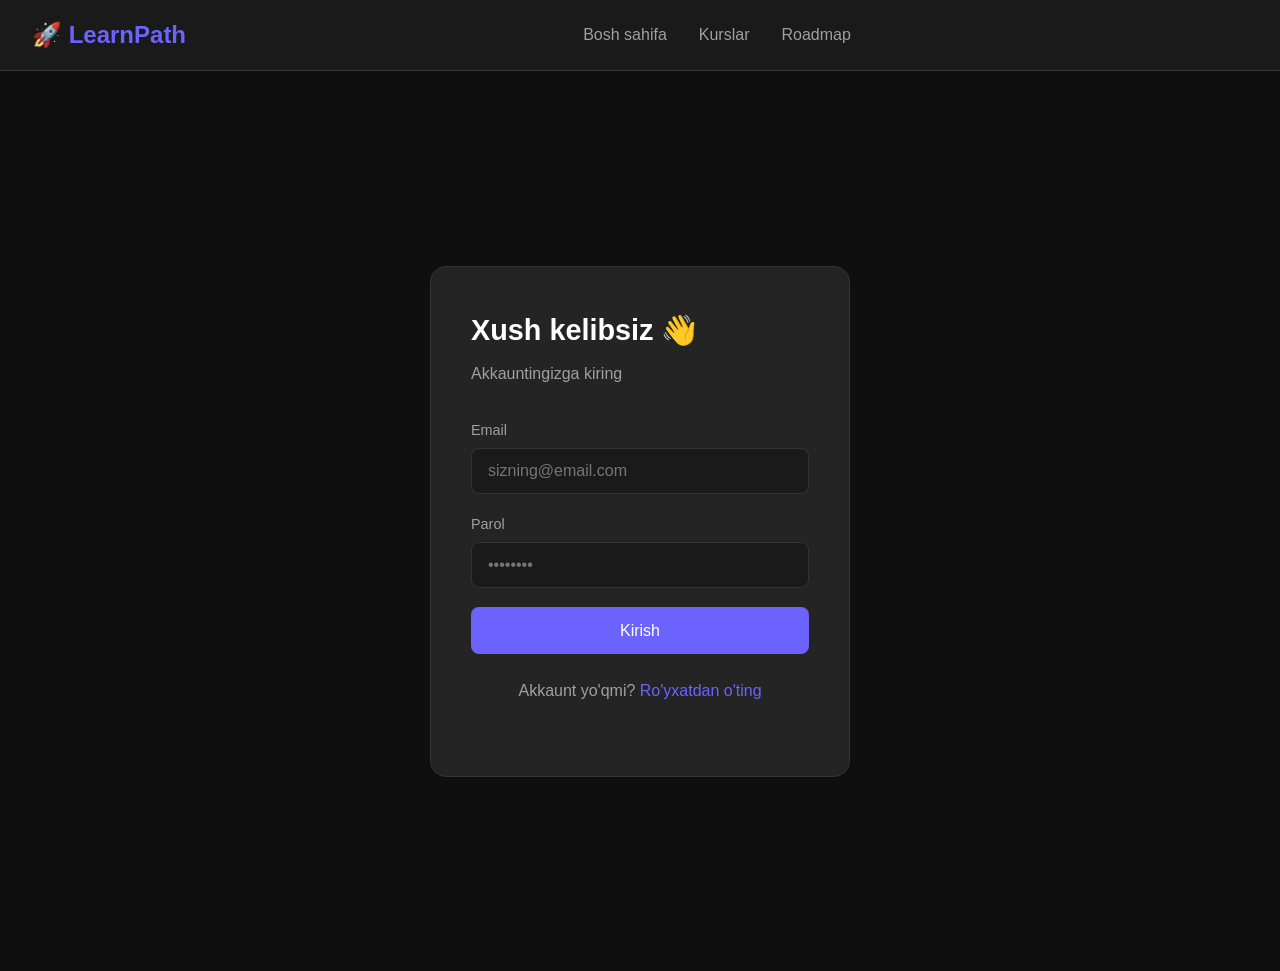
<file: pages/dashboard.html>
<!DOCTYPE html>
<html lang="uz">
<head>
  <meta charset="UTF-8"/>
  <meta name="viewport" content="width=device-width, initial-scale=1.0"/>
  <title>Dashboard — LearnPath</title>
  <link rel="stylesheet" href="../css/style.css"/>
  <style>
    .dashboard-grid {
      display: grid;
      grid-template-columns: 280px 1fr;
      gap: 2rem;
      align-items: start;
    }
    .profile-card {
      background: var(--bg-card);
      border: 1px solid var(--border);
      border-radius: 12px;
      padding: 2rem;
      text-align: center;
    }
    .avatar {
      width: 80px;
      height: 80px;
      border-radius: 50%;
      background: var(--accent);
      display: flex;
      align-items: center;
      justify-content: center;
      font-size: 2rem;
      font-weight: 700;
      margin: 0 auto 1rem;
    }
    .stat-cards {
      display: grid;
      grid-template-columns: repeat(3, 1fr);
      gap: 1rem;
      margin-bottom: 2rem;
    }
    .stat-card {
      background: var(--bg-card);
      border: 1px solid var(--border);
      border-radius: 12px;
      padding: 1.5rem;
      text-align: center;
    }
    .stat-number {
      font-size: 2rem;
      font-weight: 800;
      color: var(--accent);
    }
    .stat-label {
      color: var(--text-secondary);
      font-size: 0.9rem;
      margin-top: 0.3rem;
    }
    .progress-bar {
      background: var(--border);
      border-radius: 99px;
      height: 8px;
      margin: 0.5rem 0;
      overflow: hidden;
    }
    .progress-fill {
      background: var(--accent);
      height: 100%;
      border-radius: 99px;
      transition: width 0.5s;
    }
    .course-progress-item {
      background: var(--bg-card);
      border: 1px solid var(--border);
      border-radius: 12px;
      padding: 1.5rem;
      margin-bottom: 1rem;
      cursor: pointer;
      transition: border-color 0.2s;
    }
    .course-progress-item:hover { border-color: var(--accent); }
    .empty-state {
      text-align: center;
      padding: 4rem;
      color: var(--text-secondary);
    }
    @media(max-width:900px) {
      .dashboard-grid { grid-template-columns: 1fr; }
      .stat-cards { grid-template-columns: repeat(2,1fr); }
    }
  </style>
</head>
<body>

  <nav class="navbar">
    <a href="../index.html" class="navbar-logo">🚀 LearnPath</a>
    <ul class="navbar-links">
      <li><a href="../index.html">Bosh sahifa</a></li>
      <li><a href="courses.html">Kurslar</a></li>
      <li><a href="roadmap.html">Roadmap</a></li>
    </ul>
    <div class="navbar-actions">
      <a href="courses.html" class="btn btn-outline">Kurslar</a>
      <button class="btn btn-primary" onclick="logout()">Chiqish</button>
    </div>
  </nav>

  <div class="container" style="padding-top:2rem; padding-bottom:4rem;">

    <h1 style="margin-bottom:2rem;">📊 Dashboard</h1>

    <div class="dashboard-grid">

      <!-- PROFILE SIDEBAR -->
      <div>
        <div class="profile-card">
          <div class="avatar" id="avatarText">Z</div>
          <h2 id="userName">Yuklanmoqda...</h2>
          <p style="color:var(--text-secondary); font-size:0.9rem;" id="userEmail"></p>
          <span class="badge" style="background:var(--bg-secondary); color:var(--accent); margin-top:0.5rem;" id="userRole">user</span>
        </div>

        <div style="margin-top:1rem;">
          <a href="courses.html" class="btn btn-primary" style="width:100%; display:block; text-align:center; margin-bottom:0.8rem;">
            + Yangi kurs boshlash
          </a>
          <a href="roadmap.html" class="btn btn-outline" style="width:100%; display:block; text-align:center;">
            🗺️ Roadmapni ko'rish
          </a>
        </div>
      </div>

      <!-- MAIN CONTENT -->
      <div>
        <!-- STATS -->
        <div class="stat-cards">
          <div class="stat-card">
            <div class="stat-number" id="startedCount">0</div>
            <div class="stat-label">Boshlangan kurslar</div>
          </div>
          <div class="stat-card">
            <div class="stat-number" id="completedCount">0</div>
            <div class="stat-label">Tugallangan kurslar</div>
          </div>
          <div class="stat-card">
            <div class="stat-number" id="lessonsCount">0</div>
            <div class="stat-label">O'tilgan darslar</div>
          </div>
        </div>

        <!-- PROGRESS -->
        <h2 style="margin-bottom:1.5rem;">📚 Kurslarim</h2>
        <div id="progressList">
          <div style="text-align:center; padding:2rem; color:var(--text-secondary);">
            ⏳ Yuklanmoqda...
          </div>
        </div>
      </div>

    </div>
  </div>

  <script src="../js/api.js"></script>
  <script>
    const user = getUser();
    if (!user) window.location.href = 'login.html';

    // Profile
    document.getElementById('avatarText').textContent =
      user.username?.charAt(0).toUpperCase() || 'U';
    document.getElementById('userName').textContent = user.username;
    document.getElementById('userEmail').textContent = user.email;
    document.getElementById('userRole').textContent = user.role;

    async function loadDashboard() {
      try {
        const progress = await Progress.getUser();

        const started = progress.length;
        const completed = progress.filter(p =>
          p.completedLessons >= p.totalLessons && p.totalLessons > 0).length;
        const totalLessons = progress.reduce((sum, p) => sum + p.completedLessons, 0);

        document.getElementById('startedCount').textContent = started;
        document.getElementById('completedCount').textContent = completed;
        document.getElementById('lessonsCount').textContent = totalLessons;

        if (progress.length === 0) {
          document.getElementById('progressList').innerHTML = `
            <div class="empty-state">
              <div style="font-size:3rem; margin-bottom:1rem;">📚</div>
              <h3>Hali kurs boshlanmagan</h3>
              <p style="margin:1rem 0;">Birinchi kursingizni boshlang!</p>
              <a href="courses.html" class="btn btn-primary">Kurslarni ko'rish</a>
            </div>
          `;
          return;
        }

        document.getElementById('progressList').innerHTML = progress.map(p => {
          const percent = p.totalLessons > 0
            ? Math.round((p.completedLessons / p.totalLessons) * 100) : 0;
          return `
            <div class="course-progress-item"
                 onclick="window.location.href='course-detail.html?id=${p.course.id}'">
              <div style="display:flex; justify-content:space-between; margin-bottom:0.5rem;">
                <div>
                  <span style="color:var(--accent); font-size:0.85rem;">${p.course.technology}</span>
                  <h3 style="margin-top:0.2rem;">${p.course.title}</h3>
                </div>
                <span style="font-weight:700; color:${percent===100?'var(--success)':'var(--accent)'}">
                  ${percent}%
                </span>
              </div>
              <div class="progress-bar">
                <div class="progress-fill" style="width:${percent}%"></div>
              </div>
              <div style="color:var(--text-secondary); font-size:0.85rem; margin-top:0.3rem;">
                ${p.completedLessons} / ${p.totalLessons} dars bajarildi
                ${percent === 100 ? '🎉' : ''}
              </div>
            </div>
          `;
        }).join('');

      } catch (e) {
        document.getElementById('progressList').innerHTML =
          '<p style="color:var(--danger);">Ma\'lumot yuklanmadi</p>';
      }
    }

    loadDashboard();
  </script>
</body>
</html>
</file>
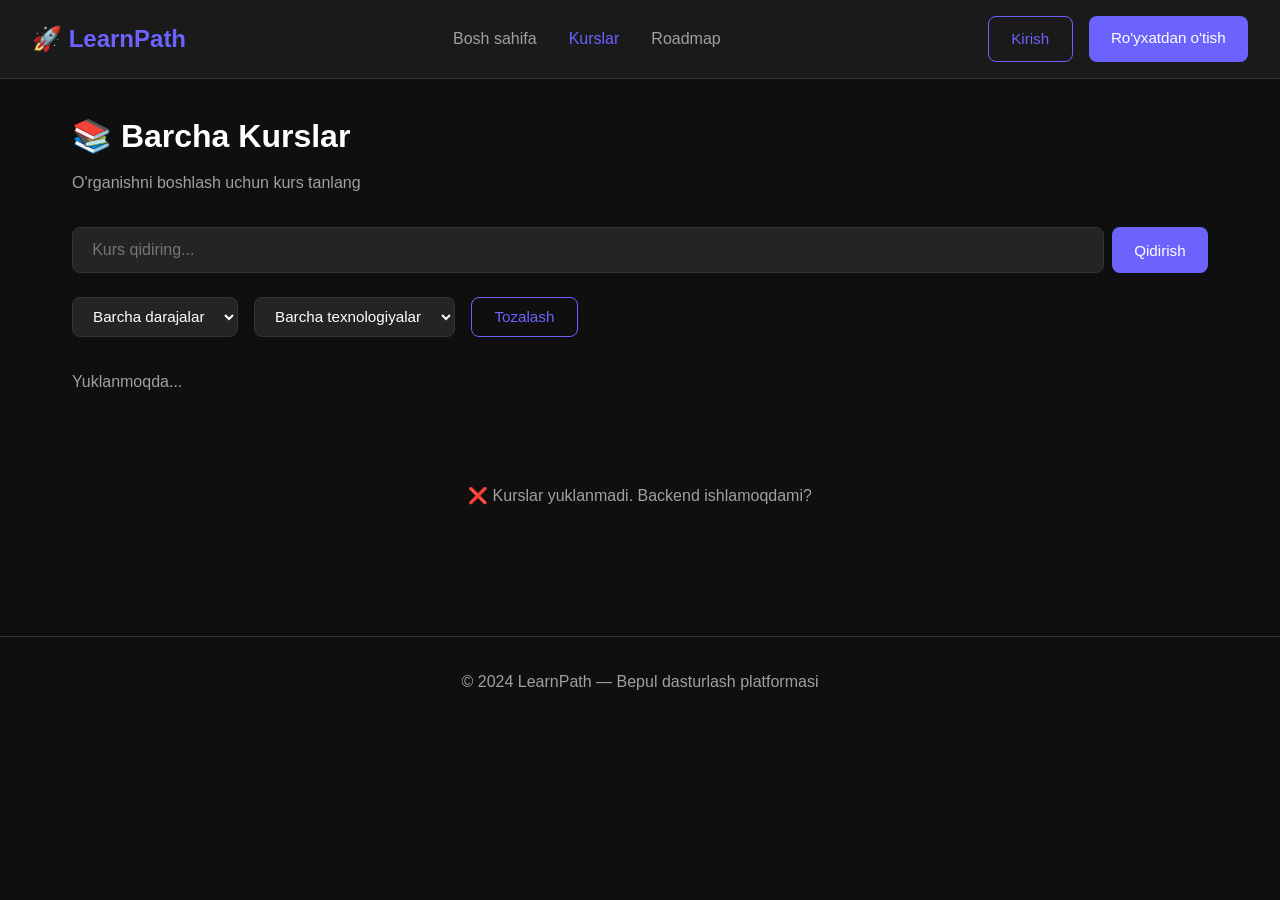
<file: pages/lesson.html>
<!DOCTYPE html>
<html lang="uz">
<head>
  <meta charset="UTF-8"/>
  <meta name="viewport" content="width=device-width, initial-scale=1.0"/>
  <title>Dars — LearnPath</title>
  <link rel="stylesheet" href="../css/style.css"/>
  <style>
    .lesson-layout {
      display: grid;
      grid-template-columns: 280px 1fr;
      gap: 0;
      min-height: calc(100vh - 64px);
    }
    .lesson-sidebar {
      background: var(--bg-secondary);
      border-right: 1px solid var(--border);
      padding: 1.5rem;
      overflow-y: auto;
    }
    .lesson-sidebar h3 {
      font-size: 0.9rem;
      color: var(--text-secondary);
      text-transform: uppercase;
      letter-spacing: 0.05em;
      margin-bottom: 1rem;
    }
    .lesson-nav-item {
      display: flex;
      align-items: center;
      gap: 0.8rem;
      padding: 0.8rem;
      border-radius: 8px;
      cursor: pointer;
      transition: all 0.2s;
      margin-bottom: 0.3rem;
      font-size: 0.9rem;
    }
    .lesson-nav-item:hover { background: var(--bg-card); }
    .lesson-nav-item.active {
      background: var(--accent);
      color: white;
    }
    .lesson-nav-item.completed { color: var(--success); }
    .lesson-content {
      padding: 2.5rem;
      overflow-y: auto;
    }
    .lesson-header {
      margin-bottom: 2rem;
      padding-bottom: 1.5rem;
      border-bottom: 1px solid var(--border);
    }
    .lesson-header h1 { font-size: 1.8rem; margin-bottom: 0.5rem; }
    .content-body {
      font-size: 1.05rem;
      line-height: 1.8;
      color: var(--text-secondary);
      max-width: 720px;
    }
    .content-body p { margin-bottom: 1rem; }
    .video-container {
      margin: 2rem 0;
      border-radius: 12px;
      overflow: hidden;
      background: var(--bg-card);
      padding: 1rem;
      border: 1px solid var(--border);
    }
    .lesson-actions {
      display: flex;
      gap: 1rem;
      margin-top: 3rem;
      padding-top: 2rem;
      border-top: 1px solid var(--border);
    }
    .complete-btn {
      background: var(--success);
      color: white;
      border: none;
      padding: 0.8rem 2rem;
      border-radius: 8px;
      font-size: 1rem;
      cursor: pointer;
      font-weight: 600;
      transition: opacity 0.2s;
    }
    .complete-btn:hover { opacity: 0.9; }
    .complete-btn:disabled { opacity: 0.5; cursor: not-allowed; }
    @media(max-width:768px) {
      .lesson-layout { grid-template-columns: 1fr; }
      .lesson-sidebar { display: none; }
    }
  </style>
</head>
<body>

  <nav class="navbar">
    <a href="../index.html" class="navbar-logo">🚀 LearnPath</a>
    <ul class="navbar-links">
      <li><a href="../index.html">Bosh sahifa</a></li>
      <li><a href="courses.html">Kurslar</a></li>
    </ul>
    <div class="navbar-actions" id="navActions"></div>
  </nav>

  <div class="lesson-layout">

    <!-- SIDEBAR — darslar ro'yxati -->
    <div class="lesson-sidebar">
      <div style="margin-bottom:1.5rem;">
        <a href="#" id="backToCourse" style="color:var(--accent); font-size:0.9rem;">
          ← Kursga qaytish
        </a>
      </div>
      <h3>Darslar</h3>
      <div id="lessonNav">⏳ Yuklanmoqda...</div>
    </div>

    <!-- MAIN CONTENT -->
    <div class="lesson-content">
      <div id="lessonBody">⏳ Yuklanmoqda...</div>
    </div>

  </div>

  <script src="../js/api.js"></script>
  <script>
    const user = getUser();

    // Login tekshirish
    if (!user) {
      window.location.href = 'login.html';
    }

    document.getElementById('navActions').innerHTML = `
      <a href="dashboard.html" class="btn btn-outline">Dashboard</a>
      <button class="btn btn-primary" onclick="logout()">Chiqish</button>
    `;

    const urlParams = new URLSearchParams(window.location.search);
    const lessonId = parseInt(urlParams.get('id'));
    const courseId = parseInt(urlParams.get('courseId'));

    if (!lessonId || !courseId) window.location.href = 'courses.html';

    document.getElementById('backToCourse').href = `course-detail.html?id=${courseId}`;

    let allLessons = [];
    let currentLesson = null;

    async function loadLesson() {
      try {
        // Barcha darslarni yuklash (sidebar uchun)
        allLessons = await Lessons.getByCourse(courseId);

        // Sidebar
        document.getElementById('lessonNav').innerHTML = allLessons.map(l => `
          <div class="lesson-nav-item ${l.id === lessonId ? 'active' : ''}"
               onclick="goToLesson(${l.id})">
            <span>${l.orderNumber}.</span>
            <span>${l.title}</span>
          </div>
        `).join('');

        // Joriy darsni yuklash
        currentLesson = await Lessons.getById(lessonId);

        // Dars content
        document.getElementById('lessonBody').innerHTML = `
          <div class="lesson-header">
            <div style="color:var(--text-secondary); font-size:0.9rem; margin-bottom:0.5rem;">
              Dars ${currentLesson.orderNumber}
            </div>
            <h1>${currentLesson.title}</h1>
          </div>

          ${currentLesson.videoUrl ? `
            <div class="video-container">
              <iframe width="100%" height="400"
                src="${currentLesson.videoUrl}"
                frameborder="0" allowfullscreen>
              </iframe>
            </div>
          ` : ''}

          <div class="content-body">
            ${currentLesson.content.split('\n').map(p => `<p>${p}</p>`).join('')}
          </div>

          <div class="lesson-actions">
            <button class="complete-btn" onclick="completeLesson()" id="completeBtn">
              ✅ Darsni tugatdim
            </button>
            ${getNextLesson() ? `
              <button class="btn btn-outline" onclick="goToLesson(${getNextLesson().id})">
                Keyingi dars →
              </button>
            ` : `
              <a href="course-detail.html?id=${courseId}" class="btn btn-outline">
                🎉 Kurs tugadi!
              </a>
            `}
          </div>
        `;

      } catch (e) {
        document.getElementById('lessonBody').innerHTML =
          '<p style="color:var(--danger);">Dars yuklanmadi</p>';
      }
    }

    function getNextLesson() {
      const idx = allLessons.findIndex(l => l.id === lessonId);
      return allLessons[idx + 1] || null;
    }

    function goToLesson(id) {
      window.location.href = `lesson.html?id=${id}&courseId=${courseId}`;
    }

    async function completeLesson() {
      const btn = document.getElementById('completeBtn');
      btn.disabled = true;
      btn.textContent = '⏳ Saqlanmoqda...';
      try {
        await Progress.complete({ courseId, lessonId });
        btn.textContent = '✅ Bajarildi!';
        btn.style.background = '#2d5a2d';

        // Sidebar da belgilash
        const navItems = document.querySelectorAll('.lesson-nav-item');
        navItems.forEach(item => {
          if (item.querySelector('span:first-child').textContent ===
              `${currentLesson.orderNumber}.`) {
            item.classList.add('completed');
          }
        });
      } catch (e) {
        btn.textContent = '❌ Xato: ' + e.message;
        btn.disabled = false;
      }
    }

    loadLesson();
  </script>
</body>
</html>
</file>
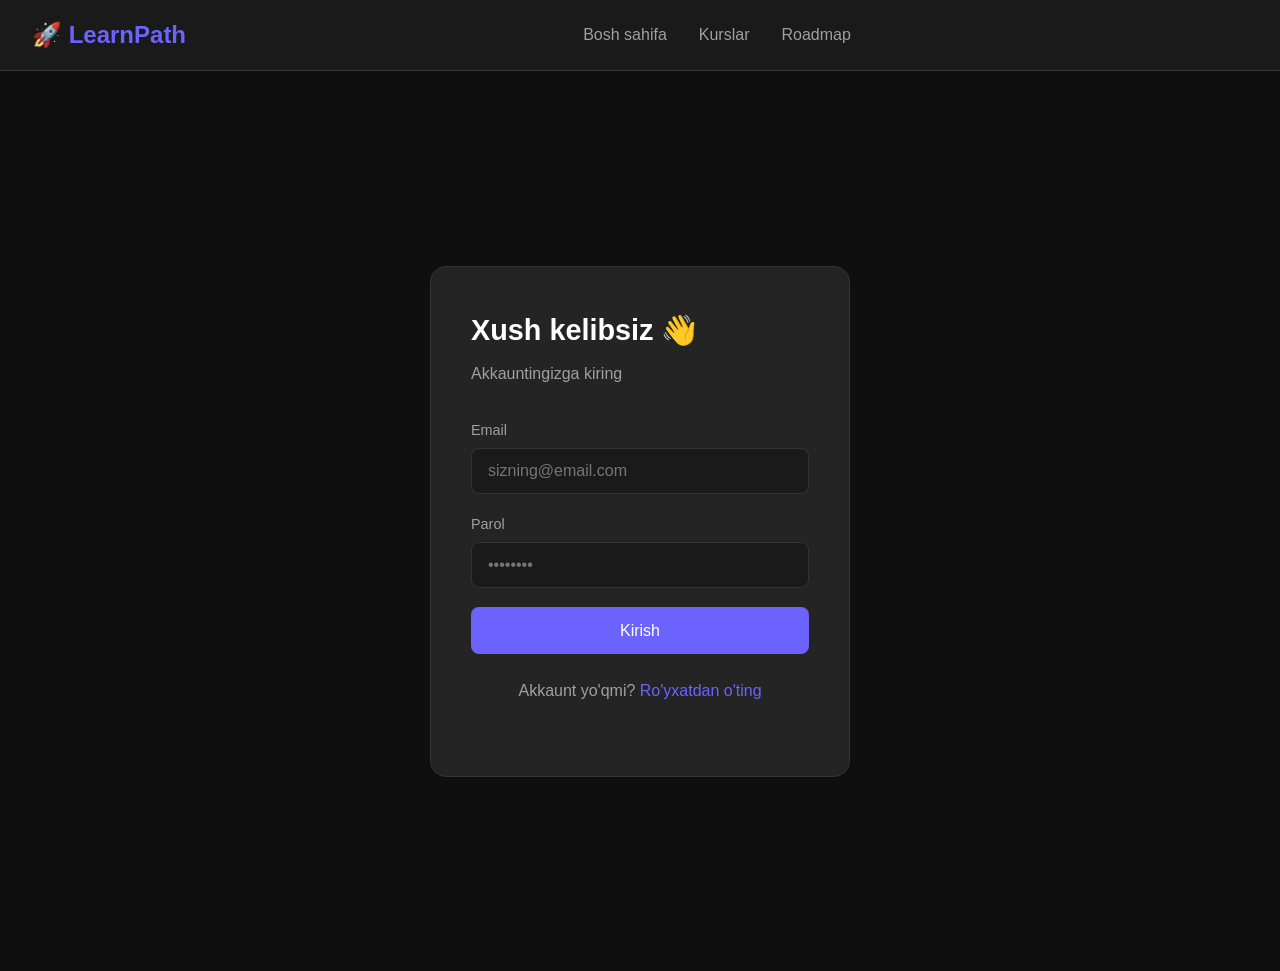
<file: pages/login.html>
<!DOCTYPE html>
<html lang="uz">
<head>
  <meta charset="UTF-8"/>
  <meta name="viewport" content="width=device-width, initial-scale=1.0"/>
  <title>Kirish — LearnPath</title>
  <link rel="stylesheet" href="../css/style.css"/>
  <style>
    .auth-container {
      min-height: 100vh;
      display: flex;
      align-items: center;
      justify-content: center;
    }
    .auth-box {
      background: var(--bg-card);
      border: 1px solid var(--border);
      border-radius: 16px;
      padding: 2.5rem;
      width: 100%;
      max-width: 420px;
    }
    .auth-box h2 {
      font-size: 1.8rem;
      margin-bottom: 0.5rem;
    }
    .auth-box p {
      color: var(--text-secondary);
      margin-bottom: 2rem;
    }
    .form-group {
      margin-bottom: 1.2rem;
    }
    .form-group label {
      display: block;
      margin-bottom: 0.4rem;
      color: var(--text-secondary);
      font-size: 0.9rem;
    }
    .form-group input {
      width: 100%;
      padding: 0.8rem 1rem;
      border-radius: 8px;
      border: 1px solid var(--border);
      background: var(--bg-secondary);
      color: var(--text-primary);
      font-size: 1rem;
    }
    .form-group input:focus {
      outline: none;
      border-color: var(--accent);
    }
    .error-msg {
      color: var(--danger);
      font-size: 0.9rem;
      margin-bottom: 1rem;
      display: none;
    }
    .btn-full { width: 100%; padding: 0.9rem; font-size: 1rem; }
  </style>
</head>
<body>

  <nav class="navbar">
    <a href="../index.html" class="navbar-logo">🚀 LearnPath</a>
    <ul class="navbar-links">
      <li><a href="../index.html">Bosh sahifa</a></li>
      <li><a href="courses.html">Kurslar</a></li>
      <li><a href="roadmap.html">Roadmap</a></li>
    </ul>
    <div></div>
  </nav>

  <div class="auth-container">
    <div class="auth-box">
      <h2>Xush kelibsiz 👋</h2>
      <p>Akkauntingizga kiring</p>

      <div class="error-msg" id="errorMsg"></div>

      <div class="form-group">
        <label>Email</label>
        <input type="email" id="email" placeholder="sizning@email.com"/>
      </div>
      <div class="form-group">
        <label>Parol</label>
        <input type="password" id="password" placeholder="••••••••"/>
      </div>

      <button class="btn btn-primary btn-full" onclick="handleLogin()" id="loginBtn">
        Kirish
      </button>

      <p style="text-align:center; margin-top:1.5rem; color:var(--text-secondary);">
        Akkaunt yo'qmi?
        <a href="register.html" style="color:var(--accent);">Ro'yxatdan o'ting</a>
      </p>
    </div>
  </div>

  <script src="../js/api.js"></script>
  <script>
    async function handleLogin() {
      const email = document.getElementById('email').value;
      const password = document.getElementById('password').value;
      const errorMsg = document.getElementById('errorMsg');
      const btn = document.getElementById('loginBtn');

      if (!email || !password) {
        errorMsg.textContent = 'Barcha maydonlarni to\'ldiring';
        errorMsg.style.display = 'block';
        return;
      }

      btn.textContent = 'Yuklanmoqda...';
      btn.disabled = true;
      errorMsg.style.display = 'none';

      try {
        const data = await Auth.login({ email, password });
        saveAuth(data.token, data.user);

        if (data.user.role === 'admin') {
          window.location.href = 'admin.html';
        } else {
          window.location.href = 'dashboard.html';
        }
      } catch (e) {
        errorMsg.textContent = e.message;
        errorMsg.style.display = 'block';
        btn.textContent = 'Kirish';
        btn.disabled = false;
      }
    }

    document.addEventListener('keypress', (e) => {
      if (e.key === 'Enter') handleLogin();
    });
  </script>
</body>
</html>
</file>
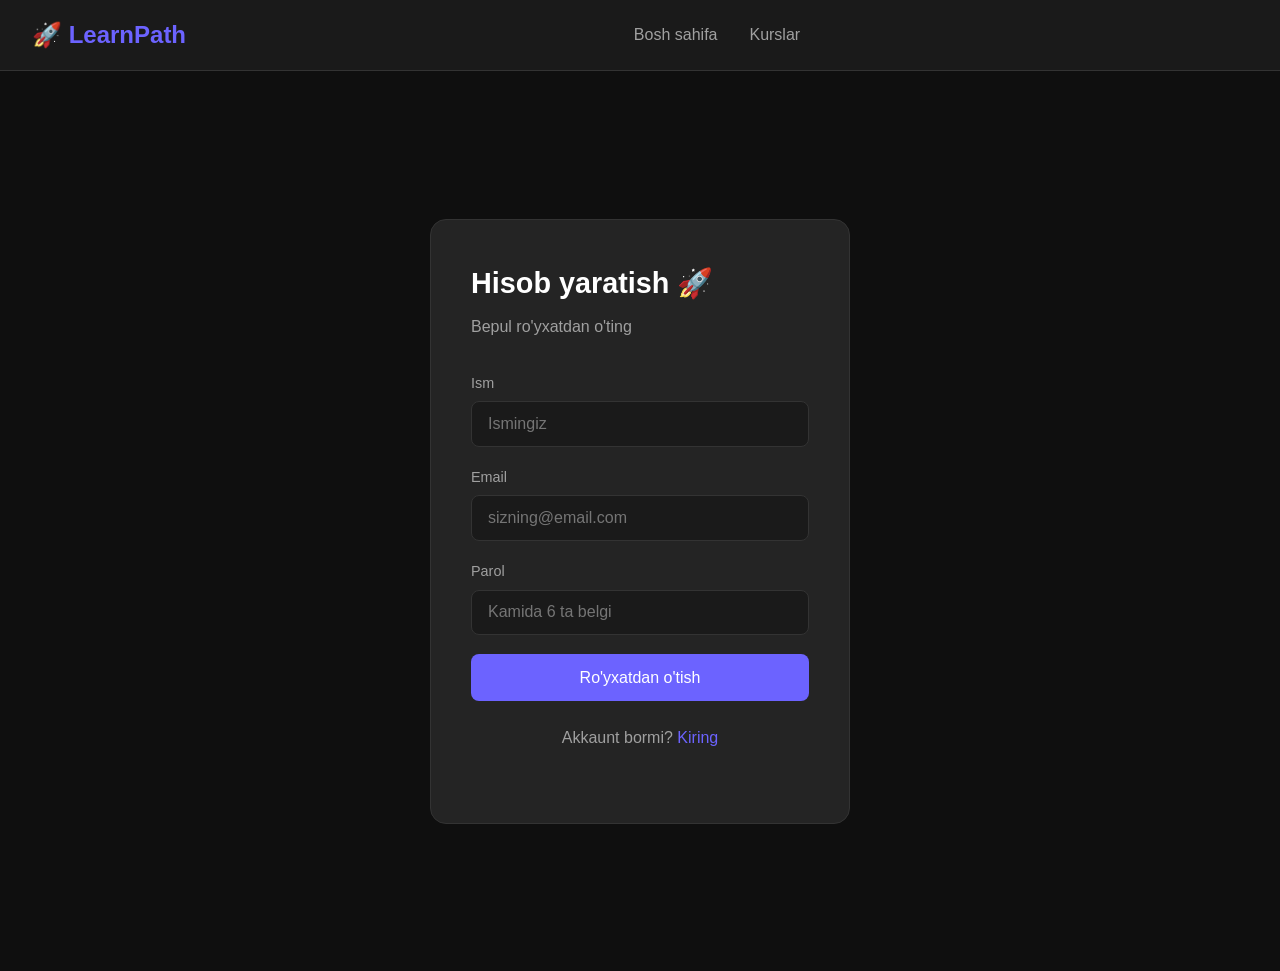
<file: pages/register.html>
<!DOCTYPE html>
<html lang="uz">
<head>
  <meta charset="UTF-8"/>
  <meta name="viewport" content="width=device-width, initial-scale=1.0"/>
  <title>Ro'yxatdan o'tish — LearnPath</title>
  <link rel="stylesheet" href="../css/style.css"/>
  <style>
    .auth-container {
      min-height: 100vh;
      display: flex;
      align-items: center;
      justify-content: center;
    }
    .auth-box {
      background: var(--bg-card);
      border: 1px solid var(--border);
      border-radius: 16px;
      padding: 2.5rem;
      width: 100%;
      max-width: 420px;
    }
    .auth-box h2 { font-size: 1.8rem; margin-bottom: 0.5rem; }
    .auth-box p { color: var(--text-secondary); margin-bottom: 2rem; }
    .form-group { margin-bottom: 1.2rem; }
    .form-group label {
      display: block;
      margin-bottom: 0.4rem;
      color: var(--text-secondary);
      font-size: 0.9rem;
    }
    .form-group input {
      width: 100%;
      padding: 0.8rem 1rem;
      border-radius: 8px;
      border: 1px solid var(--border);
      background: var(--bg-secondary);
      color: var(--text-primary);
      font-size: 1rem;
    }
    .form-group input:focus {
      outline: none;
      border-color: var(--accent);
    }
    .error-msg { color: var(--danger); font-size: 0.9rem; margin-bottom: 1rem; display: none; }
    .success-msg { color: var(--success); font-size: 0.9rem; margin-bottom: 1rem; display: none; }
    .btn-full { width: 100%; padding: 0.9rem; font-size: 1rem; }
  </style>
</head>
<body>

  <nav class="navbar">
    <a href="../index.html" class="navbar-logo">🚀 LearnPath</a>
    <ul class="navbar-links">
      <li><a href="../index.html">Bosh sahifa</a></li>
      <li><a href="courses.html">Kurslar</a></li>
    </ul>
    <div></div>
  </nav>

  <div class="auth-container">
    <div class="auth-box">
      <h2>Hisob yaratish 🚀</h2>
      <p>Bepul ro'yxatdan o'ting</p>

      <div class="error-msg" id="errorMsg"></div>
      <div class="success-msg" id="successMsg"></div>

      <div class="form-group">
        <label>Ism</label>
        <input type="text" id="username" placeholder="Ismingiz"/>
      </div>
      <div class="form-group">
        <label>Email</label>
        <input type="email" id="email" placeholder="sizning@email.com"/>
      </div>
      <div class="form-group">
        <label>Parol</label>
        <input type="password" id="password" placeholder="Kamida 6 ta belgi"/>
      </div>

      <button class="btn btn-primary btn-full" onclick="handleRegister()" id="registerBtn">
        Ro'yxatdan o'tish
      </button>

      <p style="text-align:center; margin-top:1.5rem; color:var(--text-secondary);">
        Akkaunt bormi?
        <a href="login.html" style="color:var(--accent);">Kiring</a>
      </p>
    </div>
  </div>

  <script src="../js/api.js"></script>
  <script>
    async function handleRegister() {
      const username = document.getElementById('username').value;
      const email = document.getElementById('email').value;
      const password = document.getElementById('password').value;
      const errorMsg = document.getElementById('errorMsg');
      const successMsg = document.getElementById('successMsg');
      const btn = document.getElementById('registerBtn');

      if (!username || !email || !password) {
        errorMsg.textContent = 'Barcha maydonlarni to\'ldiring';
        errorMsg.style.display = 'block';
        return;
      }

      if (password.length < 6) {
        errorMsg.textContent = 'Parol kamida 6 ta belgi bo\'lishi kerak';
        errorMsg.style.display = 'block';
        return;
      }

      btn.textContent = 'Yuklanmoqda...';
      btn.disabled = true;
      errorMsg.style.display = 'none';

      try {
        await Auth.register({ username, email, password });
        successMsg.textContent = 'Muvaffaqiyatli ro\'yxatdan o\'tdingiz! Loginga yo\'naltirilmoqda...';
        successMsg.style.display = 'block';
        setTimeout(() => window.location.href = 'login.html', 2000);
      } catch (e) {
        errorMsg.textContent = e.message;
        errorMsg.style.display = 'block';
        btn.textContent = 'Ro\'yxatdan o\'tish';
        btn.disabled = false;
      }
    }
  </script>
</body>
</html>
</file>
<file: css/style.css>
* {
  margin: 0;
  padding: 0;
  box-sizing: border-box;
}

:root {
  --bg-primary: #0f0f0f;
  --bg-secondary: #1a1a1a;
  --bg-card: #242424;
  --accent: #6c63ff;
  --accent-hover: #5a52e0;
  --text-primary: #ffffff;
  --text-secondary: #a0a0a0;
  --success: #4caf50;
  --danger: #f44336;
  --border: #333333;
}

body {
  font-family: 'Segoe UI', sans-serif;
  background-color: var(--bg-primary);
  color: var(--text-primary);
  line-height: 1.6;
}

a {
  text-decoration: none;
  color: inherit;
}

/* NAVBAR */
.navbar {
  display: flex;
  justify-content: space-between;
  align-items: center;
  padding: 1rem 2rem;
  background-color: var(--bg-secondary);
  border-bottom: 1px solid var(--border);
  position: sticky;
  top: 0;
  z-index: 100;
}

.navbar-logo {
  font-size: 1.5rem;
  font-weight: 700;
  color: var(--accent);
}

.navbar-links {
  display: flex;
  gap: 2rem;
  list-style: none;
}

.navbar-links a {
  color: var(--text-secondary);
  transition: color 0.2s;
}

.navbar-links a:hover {
  color: var(--text-primary);
}

.navbar-actions {
  display: flex;
  gap: 1rem;
}

/* BUTTONS */
.btn {
  padding: 0.6rem 1.4rem;
  border-radius: 8px;
  border: none;
  cursor: pointer;
  font-size: 0.95rem;
  font-weight: 500;
  transition: all 0.2s;
}

.btn-primary {
  background-color: var(--accent);
  color: white;
}

.btn-primary:hover {
  background-color: var(--accent-hover);
}

.btn-outline {
  background-color: transparent;
  border: 1px solid var(--accent);
  color: var(--accent);
}

.btn-outline:hover {
  background-color: var(--accent);
  color: white;
}

/* CARDS */
.card {
  background-color: var(--bg-card);
  border-radius: 12px;
  padding: 1.5rem;
  border: 1px solid var(--border);
  transition: transform 0.2s, border-color 0.2s;
  cursor: pointer;
}

.card:hover {
  transform: translateY(-4px);
  border-color: var(--accent);
}

/* GRID */
.grid {
  display: grid;
  grid-template-columns: repeat(auto-fill, minmax(280px, 1fr));
  gap: 1.5rem;
}

/* CONTAINER */
.container {
  max-width: 1200px;
  margin: 0 auto;
  padding: 0 2rem;
}

/* HERO */
.hero {
  text-align: center;
  padding: 5rem 2rem;
}

.hero h1 {
  font-size: 3rem;
  font-weight: 800;
  margin-bottom: 1rem;
}

.hero h1 span {
  color: var(--accent);
}

.hero p {
  font-size: 1.2rem;
  color: var(--text-secondary);
  margin-bottom: 2rem;
}

/* SEARCH */
.search-bar {
  display: flex;
  gap: 0.5rem;
  max-width: 500px;
  margin: 0 auto 2rem;
}

.search-bar input {
  flex: 1;
  padding: 0.8rem 1.2rem;
  border-radius: 8px;
  border: 1px solid var(--border);
  background-color: var(--bg-card);
  color: var(--text-primary);
  font-size: 1rem;
}

.search-bar input:focus {
  outline: none;
  border-color: var(--accent);
}

/* BADGE */
.badge {
  display: inline-block;
  padding: 0.2rem 0.7rem;
  border-radius: 20px;
  font-size: 0.8rem;
  font-weight: 600;
}

.badge-beginner { background: #1a3a1a; color: #4caf50; }
.badge-intermediate { background: #3a2a1a; color: #ff9800; }
.badge-advanced { background: #3a1a1a; color: #f44336; }

/* STARS */
.stars { color: #ffc107; }

/* SECTION */
.section {
  padding: 4rem 0;
}

.section-title {
  font-size: 2rem;
  font-weight: 700;
  margin-bottom: 2rem;
}

/* FOOTER */
footer {
  text-align: center;
  padding: 2rem;
  color: var(--text-secondary);
  border-top: 1px solid var(--border);
  margin-top: 4rem;
}

/* RESPONSIVE */
@media (max-width: 768px) {
  .navbar-links { display: none; }
  .hero h1 { font-size: 2rem; }
  .grid { grid-template-columns: 1fr; }
}
</file>
